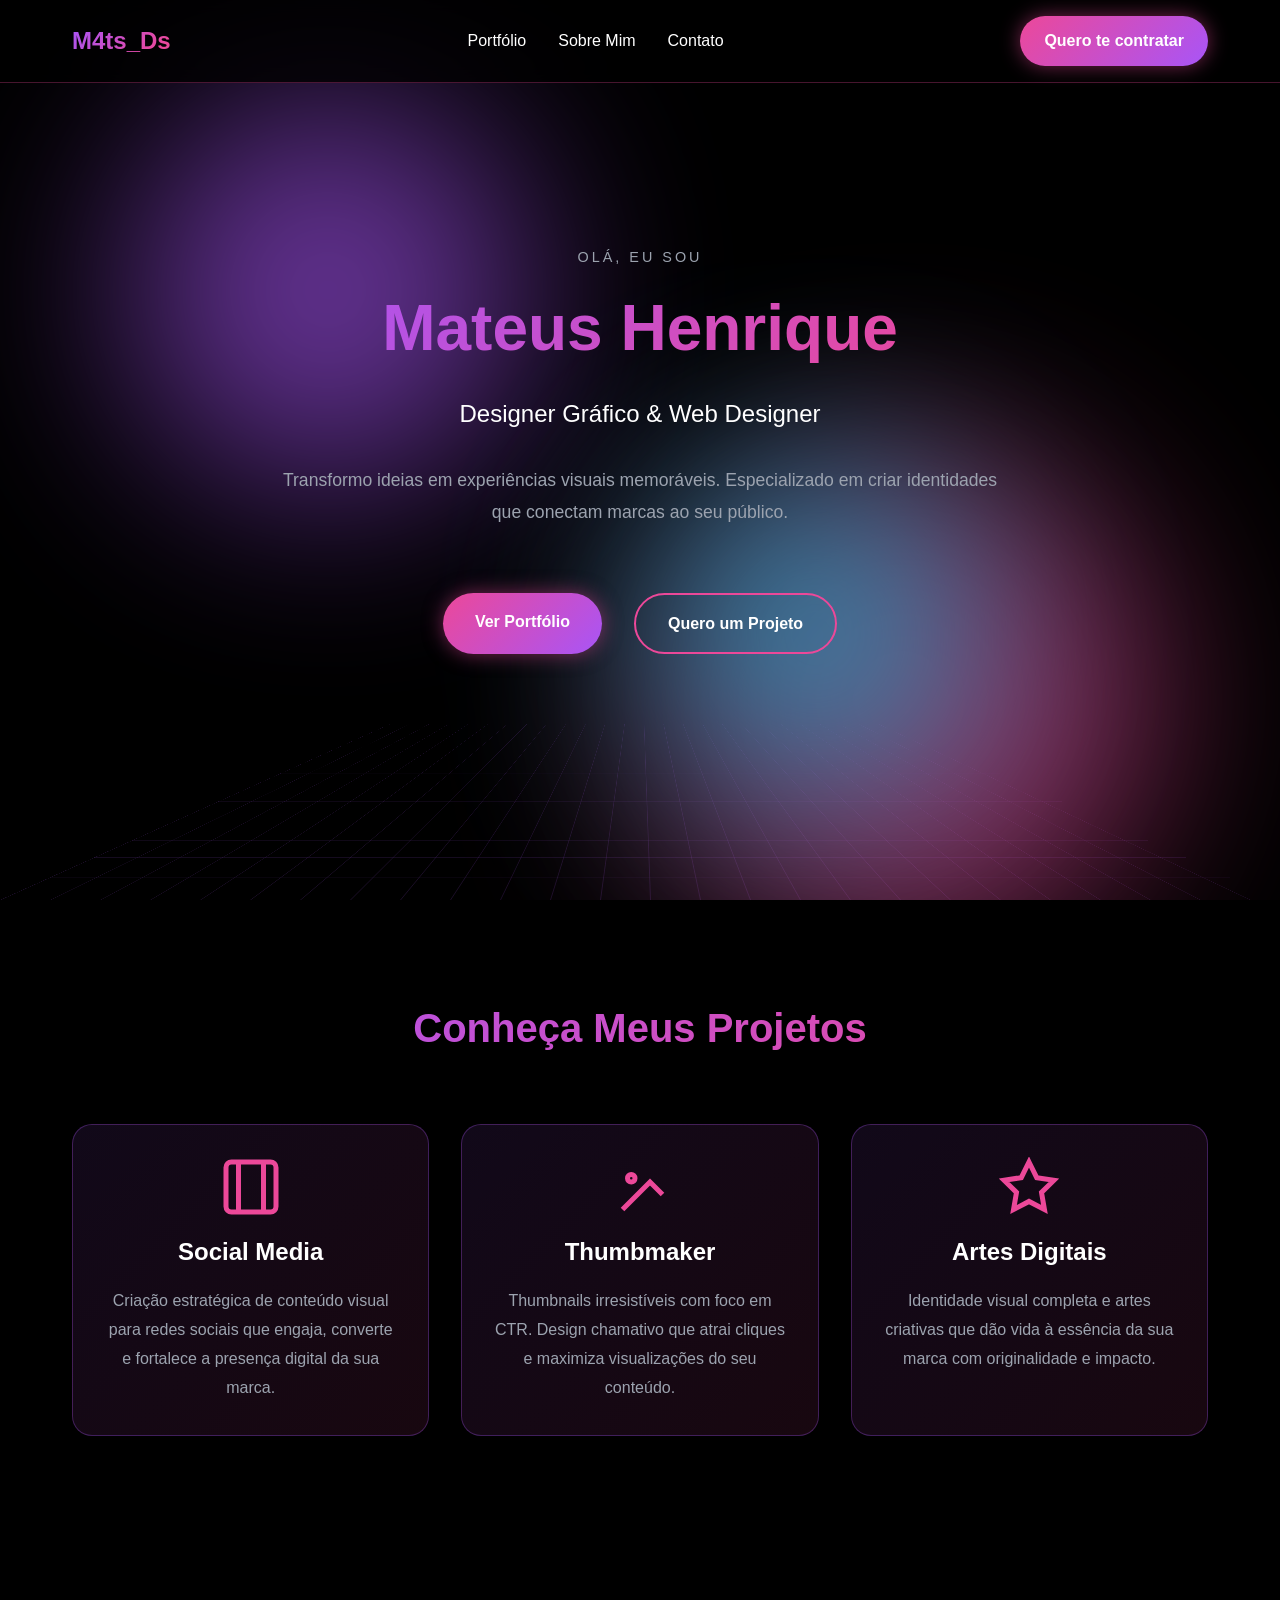
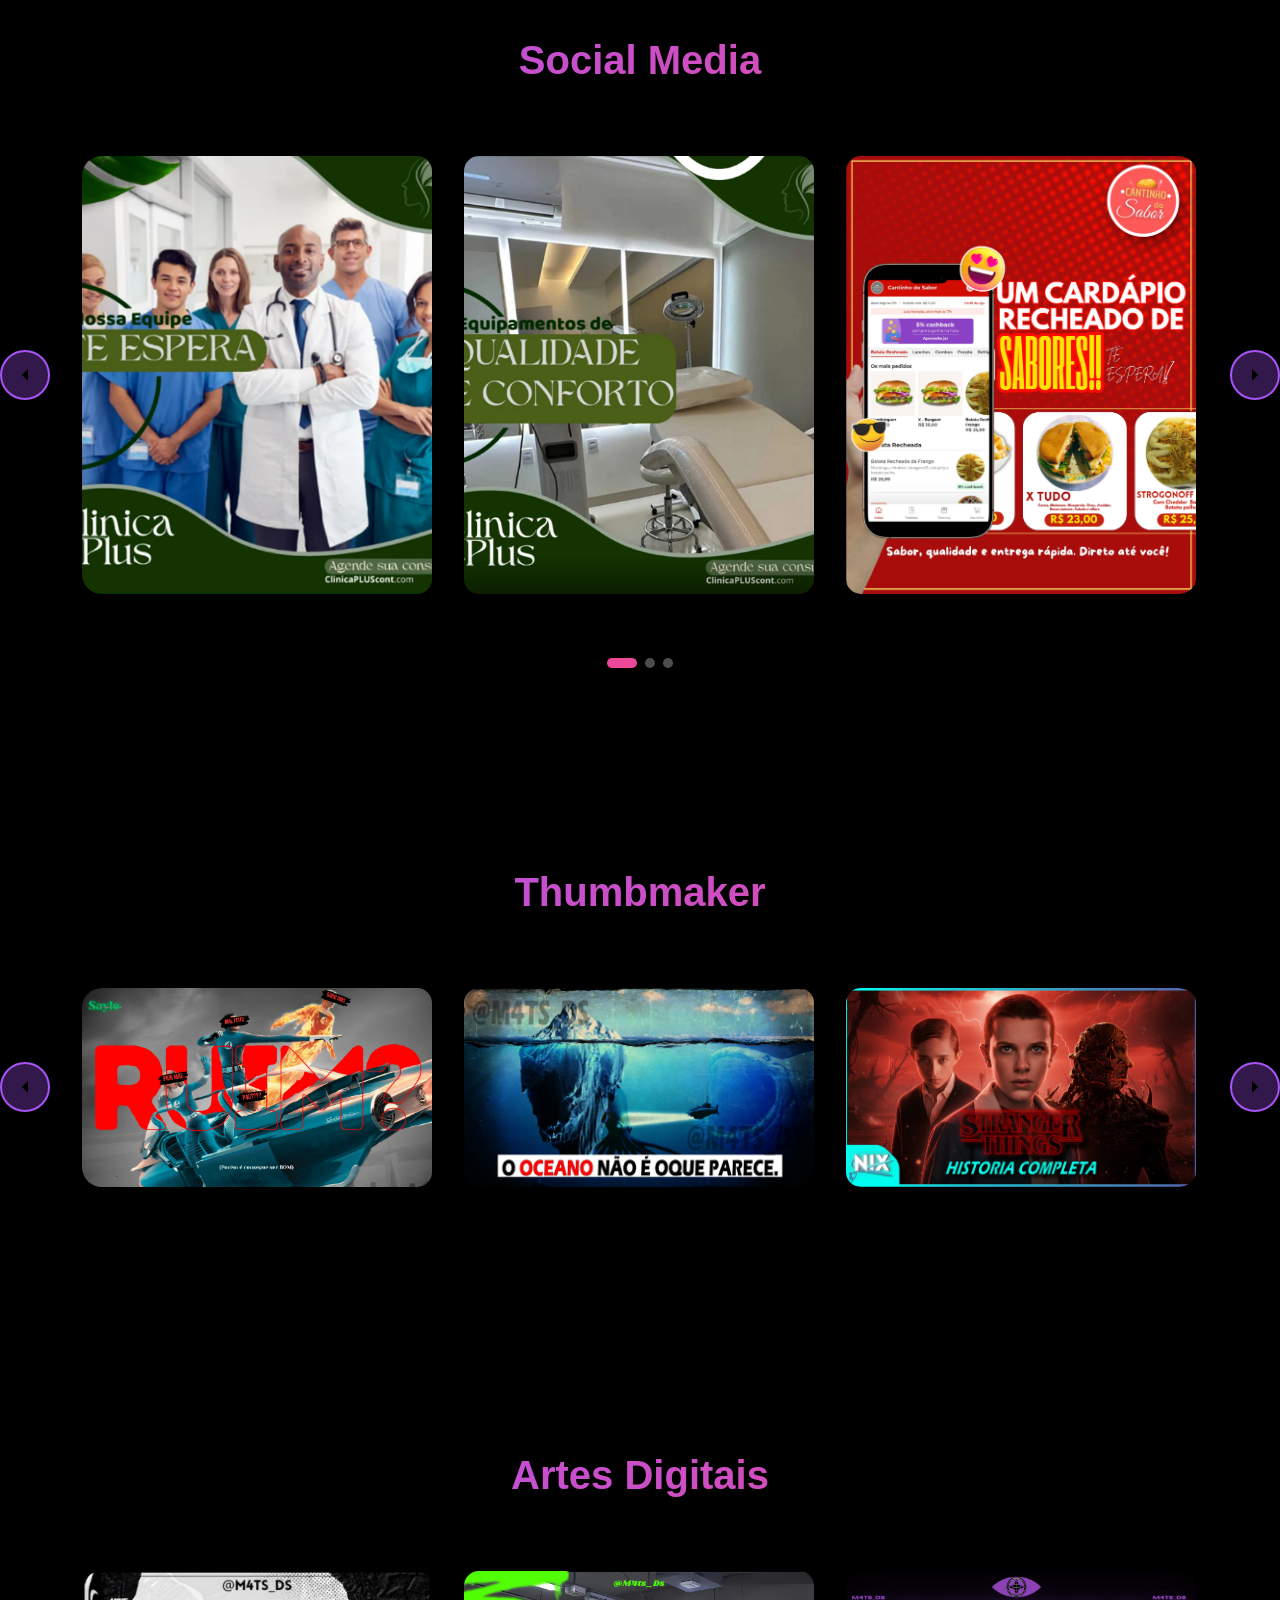
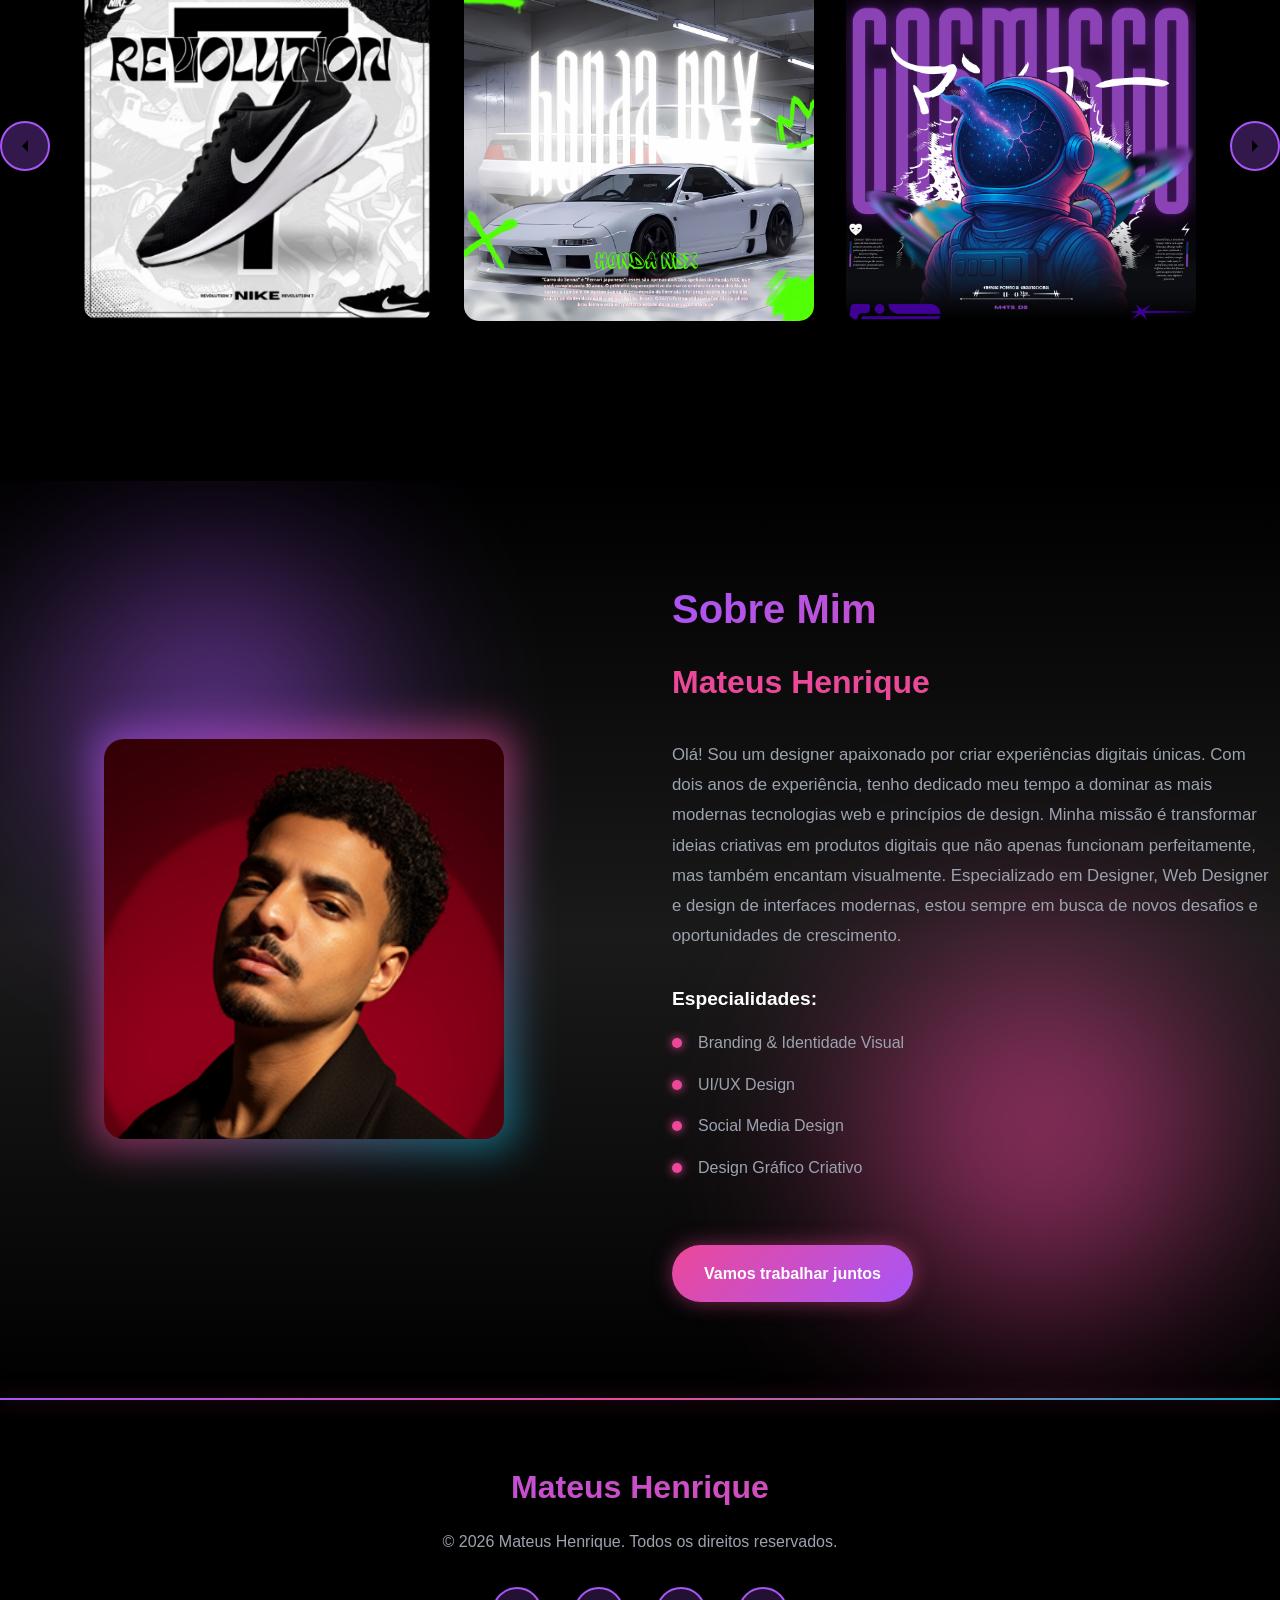
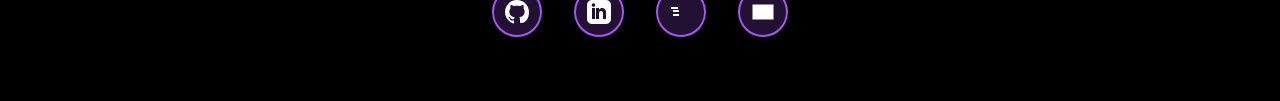
<file: index.html>
<!DOCTYPE html>
<html lang="pt-BR">
<head>
    <meta charset="UTF-8" />
    <meta name="viewport" content="width=device-width, initial-scale=1.0"/>
    <meta name="description" content="Portfólio de Mateus Henrique - Designer Gráfico & Web Designer" />
    <title>Mateus Henrique | Designer Gráfico & Web Designer</title>
    <link rel="stylesheet" href="styles.css" />
</head>
<body>
    <!-- 1. NAVBAR FIXA -->
    <nav class="navbar" id="navbar">
        <div class="nav-container">
            <div class="nav-logo">
                <span class="logo-text">M4ts_Ds<span class="logo-accent"></span></span>
            </div>

            <ul class="nav-menu" id="navMenu">
                <li><a href="#portfolio" class="nav-link">Portfólio</a></li>
                <li><a href="#sobre" class="nav-link">Sobre Mim</a></li>
                <li><a href="#contato" class="nav-link">Contato</a></li>
            </ul>

            <a href="#contato" class="btn-cta">Quero te contratar</a>

            <div class="hamburger" id="hamburger">
                <span></span>
            </div>
        </div>
    </nav>

    <!-- 2. HERO SECTION -->
    <section class="hero" id="home">
        <div class="hero-bg">
            <div class="grid-3d"></div>
            <div class="blur-circle blur-purple"></div>
            <div class="blur-circle blur-pink"></div>
            <div class="blur-circle blur-cyan"></div>
        </div>

        <div class="hero-content">
            <p class="hero-subtitle">OLÁ, EU SOU</p>
            <h1 class="hero-title">Mateus Henrique</h1>
            <p class="hero-profession">Designer Gráfico & Web Designer</p>
            <p class="hero-description">
                Transformo ideias em experiências visuais memoráveis.
                Especializado em criar identidades que conectam marcas ao seu público.
            </p>

            <div class="hero-buttons">
                <a href="#portfolio" class="btn btn-primary">Ver Portfólio</a>
                <a href="https://wa.me/5581989998229" class="btn btn-secondary">Quero um Projeto</a>
            </div>

           
    </section>

    <!-- 3. SEÇÃO - CONHEÇA MEUS PROJETOS -->
    <section class="projects-intro" id="portfolio">
        <div class="container">
            <h2 class="section-title">Conheça Meus Projetos</h2>
            <div class="projects-grid">
                <!-- Card 1: Social Media -->
                <div class="project-card">
                    <div class="card-icon">
                        <svg viewBox="0 0 24 24" fill="none" stroke="currentColor" stroke-width="2" width="48" height="48">
                            <rect x="2" y="2" width="20" height="20" rx="2.18"></rect>
                            <line x1="7" y1="2" x2="7" y2="22"></line>
                            <line x1="17" y1="2" x2="17" y2="22"></line>
                        </svg>
                    </div>
                    <h3>Social Media</h3>
                    <p>Criação estratégica de conteúdo visual para redes sociais que engaja, converte e fortalece a presença digital da sua marca.</p>
                </div>

                <!-- Card 2: Thumbmaker -->
                <div class="project-card">
                    <div class="card-icon">
                        <svg viewBox="0 0 24 24" fill="none" stroke="currentColor" stroke-width="2" width="48" height="48">
                            <circle cx="8.5" cy="8.5" r="1.5"></circle>
                            <polyline points="21 15 16 10 5 21"></polyline>
                        </svg>
                    </div>
                    <h3>Thumbmaker</h3>
                    <p>Thumbnails irresistíveis com foco em CTR. Design chamativo que atrai cliques e maximiza visualizações do seu conteúdo.</p>
                </div>

                <!-- Card 3: Artes Digitais -->
                <div class="project-card">
                    <div class="card-icon">
                        <svg viewBox="0 0 24 24" fill="none" stroke="currentColor" stroke-width="2" width="48" height="48">
                            <path d="M12 2l3.09 6.26L22 9.27l-5 4.87 1.18 6.88L12 17.77l-6.18 3.25L7 14.14 2 9.27l6.91-1.01L12 2z"></path>
                        </svg>
                    </div>
                    <h3>Artes Digitais</h3>
                    <p>Identidade visual completa e artes criativas que dão vida à essência da sua marca com originalidade e impacto.</p>
                </div>
            </div>
        </div>
    </section>

    <!-- 4. CARROSSEL - SOCIAL MEDIA -->
    <section class="carousel-section">
        <h2 class="section-title">Social Media</h2>

        <div class="carousel-wrapper">
            <button class="carousel-btn carousel-btn-prev" data-carousel="social" aria-label="Anterior">
                <svg viewBox="0 0 24 24" width="24" height="24"><polyline points="15 18 9 12 15 6"></polyline></svg>
            </button>

            <div class="carousel" id="carouselSocial">
                <div class="carousel-track" data-track="social">
                    <div class="carousel-item"><img src="Artes (Social Midia)/Captura de tela 2026-02-28 152151.png" alt="Social Media 1" /></div>
                    <div class="carousel-item"><img src="Artes (Social Midia)/Captura de tela 2026-02-28 152158.png" alt="Social Media 2" /></div>
                    <div class="carousel-item"><img src="Artes (Social Midia)/Captura de tela 2026-02-28 152220.png" alt="Social Media 3" /></div>
                    <div class="carousel-item"><img src="Artes (Social Midia)/Captura de tela 2026-02-28 152232.png" alt="Social Media 4" /></div>
                    <div class="carousel-item"><img src="Artes (Social Midia)/Captura de tela 2026-02-28 152323.png" alt="Social Media 5" /></div>
                    <div class="carousel-item"><img src="Artes (Social Midia)/Captura de tela 2026-02-28 152351.png" alt="Social Media 6" /></div>
                    <div class="carousel-item"><img src="Artes (Social Midia)/Marrom e Vermelho Moderno feijoada Post para Instagram.png" alt="Social Media 7" /></div>
                    
                </div>
            </div>

            <button class="carousel-btn carousel-btn-next" data-carousel="social" aria-label="Próximo">
                <svg viewBox="0 0 24 24" width="24" height="24"><polyline points="9 18 15 12 9 6"></polyline></svg>
            </button>
        </div>

        <div class="carousel-indicators" data-indicators="social">
            <span class="indicator active"></span>
            <span class="indicator"></span>
            <span class="indicator"></span>
        </div>
    </section>

    <!-- 5. CARROSSEL - THUMBMAKER -->
    <section class="carousel-section">
        <h2 class="section-title">Thumbmaker</h2>

        <div class="carousel-wrapper">
            <button class="carousel-btn carousel-btn-prev" data-carousel="thumb" aria-label="Anterior">
                <svg viewBox="0 0 24 24" width="24" height="24"><polyline points="15 18 9 12 15 6"></polyline></svg>
            </button>

            <div class="carousel" id="carouselThumb">
                <div class="carousel-track" data-track="thumb">
                    <div class="carousel-item"><img src="Artes (Thumbmaker)/Captura de tela 2026-02-28 152415.png" alt="Thumbnail 1" /></div>
                    <div class="carousel-item"><img src="Artes (Thumbmaker)/Captura de tela 2026-02-28 152429.png" alt="Thumbnail 2" /></div>
                    <div class="carousel-item"><img src="Artes (Thumbmaker)/Captura de tela 2026-02-28 152442.png" alt="Thumbnail 3" /></div>
                    <div class="carousel-item"><img src="Artes (Thumbmaker)/Captura de tela 2026-02-28 152549.png" alt="Thumbnail 4" /></div>
                    <div class="carousel-item"><img src="Artes (Thumbmaker)/Captura de tela 2026-02-28 152558.png" alt="Thumbnail 5" /></div>
                    <div class="carousel-item"><img src="Artes (Thumbmaker)/modelos THUMBS (1).png" alt="Thumbnail 6" /></div>
                    <div class="carousel-item"><img src="Artes (Thumbmaker)/modelos THUMBS.png" alt="Thumbnail 7" /></div>

                </div>
            </div>

            <button class="carousel-btn carousel-btn-next" data-carousel="thumb" aria-label="Próximo">
                <svg viewBox="0 0 24 24" width="24" height="24"><polyline points="9 18 15 12 9 6"></polyline></svg>
            </button>
        </div>

        <div class="carousel-indicators" data-indicators="thumb"></div>
    </section>

    <!-- 6. CARROSSEL - ARTES DIGITAIS -->
    <section class="carousel-section">
        <h2 class="section-title">Artes Digitais</h2>

        <div class="carousel-wrapper">
            <button class="carousel-btn carousel-btn-prev" data-carousel="artes" aria-label="Anterior">
                <svg viewBox="0 0 24 24" width="24" height="24"><polyline points="15 18 9 12 15 6"></polyline></svg>
            </button>

            <div class="carousel" id="carouselArtes">
                <div class="carousel-track" data-track="artes">
                    <div class="carousel-item"><img src="Artes (digital)/Captura de tela 2026-02-28 152513.png" alt="Arte Digital 1" /></div>
                    <div class="carousel-item"><img src="Artes (digital)/Inserir um título.png" alt="Arte Digital 2" /></div>
                    <div class="carousel-item"><img src="Artes (digital)/7.png" alt="Arte Digital 3" /></div>
                    <div class="carousel-item"><img src="Artes (digital)/8.png" alt="Arte Digital 4" /></div>
                    <div class="carousel-item"><img src="Artes (digital)/6.png" alt="Arte Digital 5" /></div>
                    <div class="carousel-item"><img src="Artes (digital)/portifolio posters.png" alt="Arte Digital 6" /></div>
                </div>
            </div>

            <button class="carousel-btn carousel-btn-next" data-carousel="artes" aria-label="Próximo">
                <svg viewBox="0 0 24 24" width="24" height="24"><polyline points="9 18 15 12 9 6"></polyline></svg>
            </button>
        </div>

        <div class="carousel-indicators" data-indicators="artes"></div>
    </section>

    <!-- 7. SOBRE MIM -->
    <section class="about" id="sobre">
        <div class="about-bg">
            <div class="blur-circle blur-purple-small"></div>
            <div class="blur-circle blur-pink-small"></div>
        </div>

        <div class="about-content">
            <div class="about-image">
                <div class="image-container">
                    <img src="perfil.png" alt="Mateus Henrique" />
                    <div class="image-glow"></div>
                </div>
            </div>

            <div class="about-text">
                <h2 class="section-title about-title">Sobre Mim</h2>
                <h3 class="about-name">Mateus Henrique</h3>
                <p class="about-bio">
                    Olá! Sou um designer apaixonado por criar experiências digitais únicas. Com dois anos de experiência, 
                    tenho dedicado meu tempo a dominar as mais modernas tecnologias web e princípios de design.
                    Minha missão é transformar ideias criativas em produtos digitais que não apenas funcionam perfeitamente, mas também encantam visualmente. 
                    Especializado em Designer, Web Designer e design de interfaces modernas, estou sempre em busca de novos desafios e oportunidades de crescimento.
                </p>

                <div class="skills-list">
                    <h4>Especialidades:</h4>
                    <ul>
                        <li><span class="skill-bullet"></span><span>Branding & Identidade Visual</span></li>
                        <li><span class="skill-bullet"></span><span>UI/UX Design</span></li>
                        <li><span class="skill-bullet"></span><span>Social Media Design</span></li>
                        <li><span class="skill-bullet"></span><span>Design Gráfico Criativo</span></li>
                    </ul>
                </div>

                <a href="https://wa.me/5581989998229" class="btn btn-primary">Vamos trabalhar juntos</a>
            </div>
        </div>
    </section>

    <!-- 8. FOOTER -->
    <footer class="footer" id="contato">
        <div class="footer-glow"></div>
        <div class="footer-content">
            <h2 class="footer-name">Mateus Henrique</h2>
            <p class="footer-text">© 2026 Mateus Henrique. Todos os direitos reservados.</p>

            <div class="social-links">
                <a href="https://github.com/M4teusPr" target="_blank" rel="noopener" class="social-link" title="GitHub">
                    <svg viewBox="0 0 24 24" width="24" height="24" fill="currentColor"><path d="M12 0C5.37 0 0 5.372 0 12c0 5.303 3.438 9.8 8.207 11.387.6.11.793-.261.793-.577v-2.234c-3.338.726-4.033-1.416-4.033-1.416-.546-1.387-1.333-1.756-1.333-1.756-1.089-.745.083-.729.083-.729 1.205.084 1.839 1.237 1.839 1.237 1.07 1.834 2.807 1.304 3.492.997.107-.775.418-1.305.762-1.604-2.665-.305-5.467-1.334-5.467-5.931 0-1.311.469-2.381 1.236-3.221-.124-.303-.535-1.524.117-3.176 0 0 1.008-.322 3.301 1.23.957-.266 1.983-.399 3.003-.404 1.02.005 2.047.138 3.006.404 2.291-1.552 3.297-1.23 3.297-1.23.653 1.653.242 2.874.118 3.176.77.84 1.235 1.911 1.235 3.221 0 4.609-2.807 5.624-5.479 5.921.43.372.823 1.102.823 2.222v3.293C19.768 23.8 24 19.303 24 12c0-6.628-5.373-12-12-12z"/></svg>
                </a>

                <a href="https://www.linkedin.com/in/mateus-henrique-62a9ab302/" target="_blank" rel="noopener" class="social-link" title="LinkedIn">
                    <svg viewBox="0 0 24 24" width="24" height="24" fill="currentColor"><path d="M19 0h-14c-2.761 0-5 2.239-5 5v14c0 2.761 2.239 5 5 5h14c2.762 0 5-2.239 5-5v-14c0-2.761-2.238-5-5-5zm-11 19h-3v-11h3v11zm-1.5-12.268c-.966 0-1.75-.79-1.75-1.764s.784-1.764 1.75-1.764 1.75.79 1.75 1.764-.783 1.764-1.75 1.764zM19 19h-3v-5.604c0-3.368-4-3.113-4 0V19h-3v-11h3v1.765c1.396-2.586 7-2.777 7 2.476V19z"/></svg>
                </a>

                <a href="https://www.behance.net/m4tsds" target="_blank" rel="noopener" class="social-link" title="Behance">
                    <svg viewBox="0 0 24 24" width="24" height="24" fill="currentColor"><path d="M2 7h7v2H2zM4 10h6v2H4zM4 14h6v2H4z"/></svg>
                </a>

                <a href="mailto:mateushenriquemp123@gmail.com" class="social-link" title="Gmail">
                    <svg viewBox="0 0 24 24" width="24" height="24" fill="currentColor"><path d="M1.5 4.5h21v15h-21z"/></svg>
                </a>
            </div>
        </div>
    </footer>

    <script src="script.js"></script>
</body>
</html>
</file>
<file: styles.css>
/* ========================================
   🎨 RETROWAVE PORTFOLIO - CSS
   Paleta: Preto + Roxo + Rosa + Ciano
======================================== */

/* ========================================
   VARIÁVEIS CSS (Fácil Personalização)
======================================== */
:root {
    /* Cores Principais */
    --black: #000000;
    --white: #ffffff;
    --gray: #9ca3af;
    --purple: #a855f7;
    --pink: #ec4899;
    --cyan: #06b6d4;
    
    /* Gradientes */
    --gradient-main: linear-gradient(135deg, var(--purple), var(--pink), var(--cyan));
    --gradient-cta: linear-gradient(135deg, var(--pink), var(--purple));
    
    /* Spacing */
    --spacing-xs: 0.5rem;
    --spacing-sm: 1rem;
    --spacing-md: 2rem;
    --spacing-lg: 4rem;
    --spacing-xl: 6rem;
    
    /* Transitions */
    --transition: 0.3s ease;
}

/* ========================================
   RESET & BASE
======================================== */
* {
    margin: 0;
    padding: 0;
    box-sizing: border-box;
}

html {
    scroll-behavior: smooth;
}

body {
    font-family: 'Segoe UI', Tahoma, Geneva, Verdana, sans-serif;
    background-color: var(--black);
    color: var(--white);
    overflow-x: hidden;
    line-height: 1.6;
}

/* Scrollbar Personalizada */
::-webkit-scrollbar {
    width: 10px;
}

::-webkit-scrollbar-track {
    background: var(--black);
}

::-webkit-scrollbar-thumb {
    background: linear-gradient(180deg, var(--purple), var(--pink));
    border-radius: 10px;
}

::-webkit-scrollbar-thumb:hover {
    background: linear-gradient(180deg, var(--pink), var(--purple));
}

/* Container Global */
.container {
    max-width: 1200px;
    margin: 0 auto;
    padding: 0 var(--spacing-md);
}

/* ========================================
   1️⃣ NAVBAR
======================================== */
.navbar {
    position: fixed;
    top: 0;
    left: 0;
    width: 100%;
    z-index: 1000;
    background: rgba(0, 0, 0, 0.8);
    backdrop-filter: blur(10px);
    border-bottom: 1px solid rgba(236, 72, 153, 0.3);
    transition: var(--transition);
}

.nav-container {
    max-width: 1200px;
    margin: 0 auto;
    padding: 1rem 2rem;
    display: flex;
    justify-content: space-between;
    align-items: center;
}

.nav-logo {
    font-size: 1.5rem;
    font-weight: bold;
}

.logo-text {
    background: var(--gradient-main);
    background-size: 200%;
    -webkit-background-clip: text;
    -webkit-text-fill-color: transparent;
    background-clip: text;
    animation: gradientShift 8s ease infinite;
}

.logo-accent {
    color: var(--pink);
}

.nav-menu {
    display: flex;
    list-style: none;
    gap: 2rem;
}

.nav-link {
    color: var(--white);
    text-decoration: none;
    font-size: 1rem;
    position: relative;
    transition: var(--transition);
}

.nav-link::after {
    content: '';
    position: absolute;
    bottom: -5px;
    left: 0;
    width: 0;
    height: 2px;
    background: var(--pink);
    transition: var(--transition);
}

.nav-link:hover {
    color: var(--pink);
}

.nav-link:hover::after {
    width: 100%;
}

/* Botão CTA */
.btn-cta {
    padding: 0.75rem 1.5rem;
    background: var(--gradient-cta);
    color: var(--white);
    text-decoration: none;
    border-radius: 50px;
    font-weight: 600;
    box-shadow: 0 0 20px rgba(236, 72, 153, 0.5);
    transition: var(--transition);
}

.btn-cta:hover {
    transform: scale(1.05);
    box-shadow: 0 0 30px rgba(236, 72, 153, 0.8);
}

/* Menu Hamburguer */
.hamburger {
    display: none;
    flex-direction: column;
    gap: 5px;
    cursor: pointer;
}

.hamburger span {
    width: 25px;
    height: 3px;
    background: var(--white);
    transition: var(--transition);
}

.hamburger.active span:nth-child(1) {
    transform: rotate(45deg) translate(8px, 8px);
}

.hamburger.active span:nth-child(2) {
    opacity: 0;
}

.hamburger.active span:nth-child(3) {
    transform: rotate(-45deg) translate(7px, -7px);
}

/* ========================================
   2️⃣ HERO SECTION
======================================== */
.hero {
    position: relative;
    min-height: 100vh;
    display: flex;
    align-items: center;
    justify-content: center;
    overflow: hidden;
}

/* Background com Grid 3D */
.hero-bg {
    position: absolute;
    top: 0;
    left: 0;
    width: 100%;
    height: 100%;
    z-index: 0;
}

.grid-3d {
    position: absolute;
    bottom: 0;
    left: 0;
    width: 100%;
    height: 100%;
    background-image: 
        linear-gradient(rgba(168, 85, 247, 0.3) 1px, transparent 1px),
        linear-gradient(90deg, rgba(168, 85, 247, 0.3) 1px, transparent 1px);
    background-size: 50px 50px;
    transform: perspective(500px) rotateX(60deg);
    transform-origin: center bottom;
    opacity: 0.5;
}

/* Blur Circles Animados */
.blur-circle {
    position: absolute;
    border-radius: 50%;
    filter: blur(100px);
    opacity: 0.6;
    animation: pulse 8s ease-in-out infinite;
}

.blur-purple {
    width: 400px;
    height: 400px;
    background: var(--purple);
    top: 10%;
    left: 10%;
    animation-delay: 0s;
}

.blur-pink {
    width: 500px;
    height: 500px;
    background: var(--pink);
    top: 50%;
    right: 10%;
    animation-delay: 2s;
}

.blur-cyan {
    width: 350px;
    height: 350px;
    background: var(--cyan);
    bottom: 10%;
    left: 50%;
    animation-delay: 4s;
}

@keyframes pulse {
    0%, 100% {
        transform: scale(1);
        opacity: 0.6;
    }
    50% {
        transform: scale(1.2);
        opacity: 0.8;
    }
}

/* Conteúdo Hero */
.hero-content {
    position: relative;
    z-index: 10;
    text-align: center;
    max-width: 800px;
    padding: 0 var(--spacing-md);
}

.hero-subtitle {
    font-size: 0.9rem;
    letter-spacing: 3px;
    color: var(--gray);
    margin-bottom: var(--spacing-xs);
}

.hero-title {
    font-size: 4rem;
    font-weight: 900;
    margin-bottom: var(--spacing-sm);
    background: var(--gradient-main);
    background-size: 200%;
    -webkit-background-clip: text;
    -webkit-text-fill-color: transparent;
    background-clip: text;
    animation: gradientShift 8s ease infinite;
}

@keyframes gradientShift {
    0%, 100% {
        background-position: 0% 50%;
    }
    50% {
        background-position: 100% 50%;
    }
}

.hero-profession {
    font-size: 1.5rem;
    color: var(--white);
    margin-bottom: var(--spacing-md);
}

.hero-description {
    font-size: 1.1rem;
    color: var(--gray);
    margin-bottom: var(--spacing-lg);
    line-height: 1.8;
}

/* Botões Hero */
.hero-buttons {
    display: flex;
    gap: var(--spacing-md);
    justify-content: center;
    flex-wrap: wrap;
}

.btn {
    padding: 1rem 2rem;
    font-size: 1rem;
    font-weight: 600;
    text-decoration: none;
    border-radius: 50px;
    transition: var(--transition);
    display: inline-block;
}

.btn-primary {
    background: var(--gradient-cta);
    color: var(--white);
    box-shadow: 0 0 20px rgba(236, 72, 153, 0.5);
}

.btn-primary:hover {
    transform: translateY(-5px);
    box-shadow: 0 10px 40px rgba(236, 72, 153, 0.7);
}

.btn-secondary {
    background: transparent;
    color: var(--white);
    border: 2px solid var(--pink);
}

.btn-secondary:hover {
    background: var(--pink);
    transform: translateY(-5px);
    box-shadow: 0 10px 40px rgba(236, 72, 153, 0.5);
}

/* Scroll Indicator */
.scroll-indicator {
    position: absolute;
    bottom: 30px;
    left: 50%;
    transform: translateX(-50%);
    z-index: 10;
}

.scroll-line {
    width: 2px;
    height: 50px;
    background: linear-gradient(180deg, transparent, var(--pink));
    animation: scrollDown 2s ease-in-out infinite;
}

@keyframes scrollDown {
    0%, 100% {
        transform: translateY(0);
        opacity: 1;
    }
    50% {
        transform: translateY(20px);
        opacity: 0.5;
    }
}

/* ========================================
   3️⃣ SEÇÃO - PROJETOS
======================================== */
.projects-intro {
    padding: var(--spacing-xl) 0;
    position: relative;
}

.section-title {
    font-size: 2.5rem;
    text-align: center;
    margin-bottom: var(--spacing-lg);
    background: var(--gradient-main);
    background-size: 200%;
    -webkit-background-clip: text;
    -webkit-text-fill-color: transparent;
    background-clip: text;
    animation: gradientShift 8s ease infinite;
}

.projects-grid {
    display: grid;
    grid-template-columns: repeat(auto-fit, minmax(300px, 1fr));
    gap: var(--spacing-md);
    margin-top: var(--spacing-lg);
}

.project-card {
    background: linear-gradient(135deg, rgba(168, 85, 247, 0.1), rgba(236, 72, 153, 0.1));
    padding: var(--spacing-md);
    border-radius: 20px;
    border: 1px solid rgba(168, 85, 247, 0.3);
    transition: var(--transition);
    text-align: center;
}

.project-card:hover {
    transform: translateY(-5px);
    box-shadow: 0 10px 40px rgba(236, 72, 153, 0.4);
    border-color: var(--pink);
}

.card-icon {
    width: 60px;
    height: 60px;
    margin: 0 auto var(--spacing-sm);
    color: var(--pink);
}

.card-icon svg {
    width: 100%;
    height: 100%;
}

.project-card h3 {
    font-size: 1.5rem;
    margin-bottom: var(--spacing-sm);
    color: var(--white);
}

.project-card p {
    color: var(--gray);
    line-height: 1.8;
}

/* ========================================
   4️⃣ 5️⃣ 6️⃣ CARROSSÉIS
======================================== */
.carousel-section {
    padding: var(--spacing-xl) 0;
    position: relative;
}

.carousel-wrapper {
    position: relative;
    display: flex;
    align-items: center;
    gap: var(--spacing-md);
    margin: var(--spacing-lg) 0;
}

.carousel {
    flex: 1;
    overflow: hidden;
    border-radius: 20px;
}

.carousel-track {
    display: flex;
    gap: var(--spacing-md);
    transition: transform 0.5s ease;
}

.carousel-item {
    min-width: 350px;
    border-radius: 15px;
    overflow: hidden;
    transition: var(--transition);
}

.carousel-item:hover {
    transform: scale(1.05);
}

.carousel-item img {
    width: 100%;
    height: 100%;
    object-fit: cover;
    display: block;
}

/* Botões do Carrossel */
.carousel-btn {
    width: 50px;
    height: 50px;
    background: rgba(168, 85, 247, 0.3);
    border: 2px solid var(--purple);
    border-radius: 50%;
    color: var(--white);
    cursor: pointer;
    transition: var(--transition);
    display: flex;
    align-items: center;
    justify-content: center;
    flex-shrink: 0;
}

.carousel-btn svg {
    width: 24px;
    height: 24px;
}

.carousel-btn:hover {
    background: var(--purple);
    box-shadow: 0 0 20px rgba(168, 85, 247, 0.6);
    transform: scale(1.1);
}

/* Indicadores */
.carousel-indicators {
    display: flex;
    justify-content: center;
    gap: var(--spacing-xs);
    margin-top: var(--spacing-md);
}

.indicator {
    width: 10px;
    height: 10px;
    background: rgba(255, 255, 255, 0.3);
    border-radius: 50%;
    cursor: pointer;
    transition: var(--transition);
}

.indicator.active {
    background: var(--pink);
    width: 30px;
    border-radius: 10px;
}

/* ========================================
   7️⃣ SOBRE MIM
======================================== */
.about {
    padding: var(--spacing-xl) 0;
    position: relative;
    background: linear-gradient(180deg, var(--black), #1a1a1a, var(--black));
}

.about-bg {
    position: absolute;
    top: 0;
    left: 0;
    width: 100%;
    height: 100%;
    overflow: hidden;
    z-index: 0;
}

.blur-purple-small {
    width: 300px;
    height: 300px;
    background: var(--purple);
    top: 10%;
    left: 5%;
}

.blur-pink-small {
    width: 350px;
    height: 350px;
    background: var(--pink);
    bottom: 10%;
    right: 5%;
}

.about-content {
    position: relative;
    z-index: 10;
    display: grid;
    grid-template-columns: 1fr 1fr;
    gap: var(--spacing-lg);
    align-items: center;
}

/* Foto */
.about-image {
    position: relative;
}

.image-container {
    position: relative;
    width: 400px;
    height: 400px;
    margin: 0 auto;
}

.image-container img {
    width: 100%;
    height: 100%;
    object-fit: cover;
    border-radius: 20px;
    position: relative;
    z-index: 2;
}

.image-glow {
    position: absolute;
    top: -10px;
    left: -10px;
    right: -10px;
    bottom: -10px;
    background: var(--gradient-main);
    border-radius: 20px;
    filter: blur(20px);
    opacity: 0.6;
    animation: pulse 4s ease-in-out infinite;
    z-index: 1;
}

/* Texto */
.about-text {
    color: var(--white);
}

.about-title {
    text-align: left;
    margin-bottom: var(--spacing-sm);
}

.about-name {
    font-size: 2rem;
    color: var(--pink);
    margin-bottom: var(--spacing-md);
}

.about-bio {
    color: var(--gray);
    margin-bottom: var(--spacing-md);
    line-height: 1.8;
    font-size: 1.05rem;
}

.skills-list h4 {
    color: var(--white);
    margin-bottom: var(--spacing-sm);
    font-size: 1.2rem;
}

.skills-list ul {
    list-style: none;
    margin-bottom: var(--spacing-lg);
}

.skills-list li {
    display: flex;
    align-items: center;
    gap: var(--spacing-sm);
    margin-bottom: var(--spacing-sm);
    color: var(--gray);
}

.skill-bullet {
    width: 10px;
    height: 10px;
    background: var(--pink);
    border-radius: 50%;
    box-shadow: 0 0 10px var(--pink);
}

/* ========================================
   8️⃣ FOOTER
======================================== */
.footer {
    padding: var(--spacing-lg) 0;
    background: var(--black);
    position: relative;
}

.footer-glow {
    position: absolute;
    top: 0;
    left: 0;
    width: 100%;
    height: 2px;
    background: var(--gradient-main);
    box-shadow: 0 0 20px rgba(236, 72, 153, 0.6);
}

.footer-content {
    text-align: center;
}

.footer-name {
    font-size: 2rem;
    background: var(--gradient-main);
    background-size: 200%;
    -webkit-background-clip: text;
    -webkit-text-fill-color: transparent;
    background-clip: text;
    animation: gradientShift 8s ease infinite;
    margin-bottom: var(--spacing-sm);
}

.footer-text {
    color: var(--gray);
    margin-bottom: var(--spacing-md);
}

/* Social Links */
.social-links {
    display: flex;
    justify-content: center;
    gap: var(--spacing-md);
}

.social-link {
    width: 50px;
    height: 50px;
    display: flex;
    align-items: center;
    justify-content: center;
    background: rgba(168, 85, 247, 0.2);
    border: 2px solid var(--purple);
    border-radius: 50%;
    color: var(--white);
    transition: var(--transition);
}

.social-link svg {
    width: 24px;
    height: 24px;
}

.social-link:hover {
    transform: scale(1.1);
    background: var(--pink);
    border-color: var(--pink);
    box-shadow: 0 0 20px rgba(236, 72, 153, 0.7);
}

/* ========================================
   📱 RESPONSIVIDADE
======================================== */
@media (max-width: 1024px) {
    .carousel-item {
        min-width: 300px;
    }
    
    .about-content {
        gap: var(--spacing-md);
    }
    
    .image-container {
        width: 350px;
        height: 350px;
    }
}

@media (max-width: 768px) {
    /* Navbar Mobile */
    .hamburger {
        display: flex;
    }
    
    .nav-menu {
        position: fixed;
        top: 70px;
        left: -100%;
        width: 100%;
        height: calc(100vh - 70px);
        background: rgba(0, 0, 0, 0.98);
        flex-direction: column;
        align-items: center;
        padding: var(--spacing-lg);
        transition: var(--transition);
        backdrop-filter: blur(10px);
    }
    
    .nav-menu.active {
        left: 0;
    }
    
    .btn-cta {
        display: none;
    }
    
    /* Hero */
    .hero-title {
        font-size: 2.5rem;
    }
    
    .hero-profession {
        font-size: 1.2rem;
    }
    
    .hero-buttons {
        flex-direction: column;
        gap: var(--spacing-sm);
    }
    
    /* Projects */
    .projects-grid {
        grid-template-columns: 1fr;
    }
    
    /* Carrossel */
    .carousel-item {
        min-width: 280px;
    }
    
    .carousel-btn {
        width: 40px;
        height: 40px;
    }
    
    /* About */
    .about-content {
        grid-template-columns: 1fr;
        text-align: center;
    }
    
    .image-container {
        width: 300px;
        height: 300px;
    }
    
    .about-title {
        text-align: center;
    }
    
    .skills-list ul {
        display: flex;
        flex-direction: column;
        align-items: center;
    }
    
    /* Footer */
    .social-links {
        flex-wrap: wrap;
    }
}

@media (max-width: 480px) {
    :root {
        --spacing-md: 1rem;
        --spacing-lg: 2rem;
        --spacing-xl: 3rem;
    }
    
    .hero-title {
        font-size: 2rem;
    }
    
    .section-title {
        font-size: 1.8rem;
    }
    
    .carousel-item {
        min-width: 250px;
    }
    
    .image-container {
        width: 250px;
        height: 250px;
    }
}
</file>
